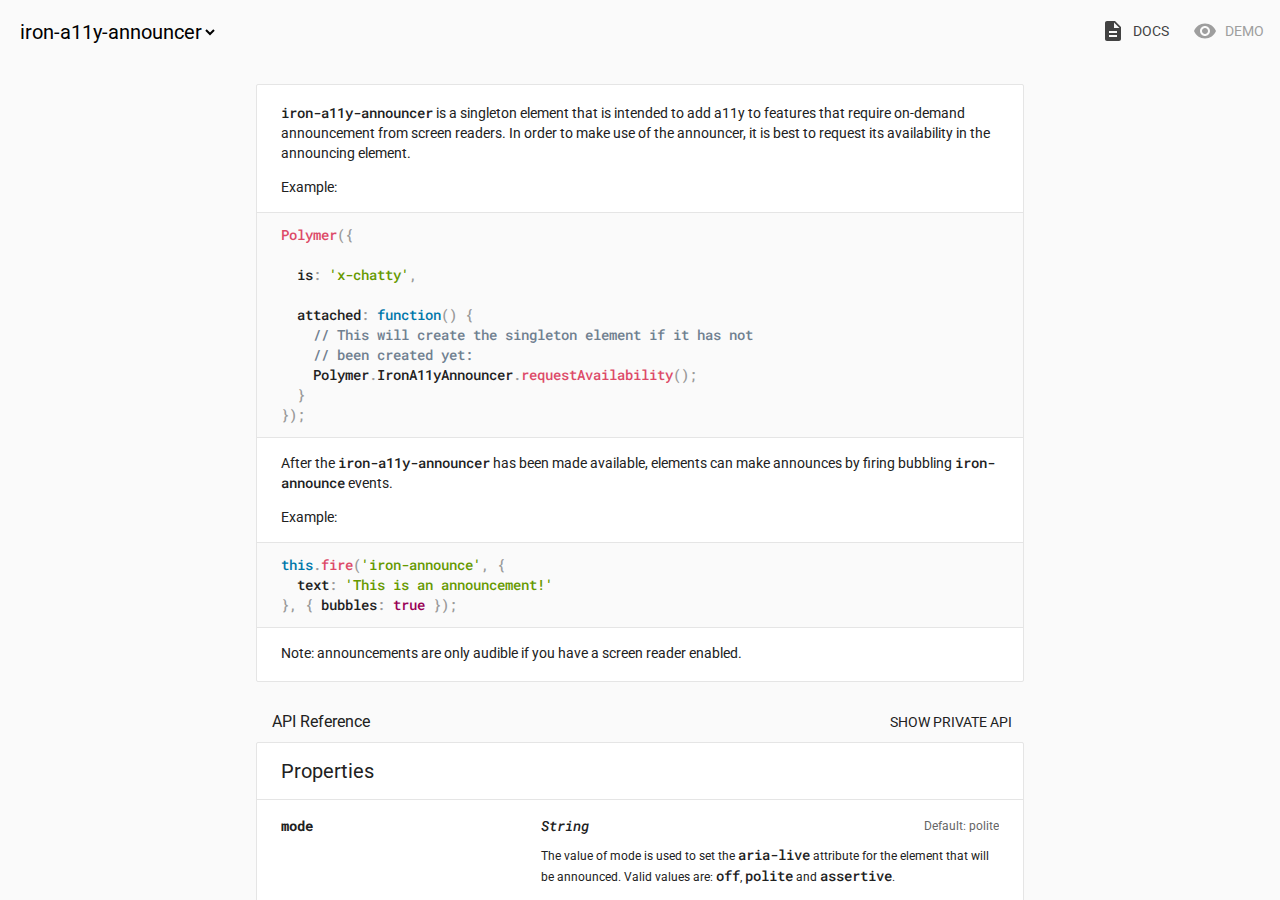
<file: bower_components/iron-a11y-announcer/index.html>
<!doctype html>
<!--
@license
Copyright (c) 2015 The Polymer Project Authors. All rights reserved.
This code may only be used under the BSD style license found at http://polymer.github.io/LICENSE.txt
The complete set of authors may be found at http://polymer.github.io/AUTHORS.txt
The complete set of contributors may be found at http://polymer.github.io/CONTRIBUTORS.txt
Code distributed by Google as part of the polymer project is also
subject to an additional IP rights grant found at http://polymer.github.io/PATENTS.txt
-->

<html>
<head>

  <title>iron-a11y-announcer</title>
  <meta charset="utf-8">
  <meta name="viewport" content="width=device-width, initial-scale=1.0">

  <script src="../webcomponentsjs/webcomponents-lite.js"></script>
  <link rel="import" href="../iron-component-page/iron-component-page.html">

</head>
<body>

  <iron-component-page></iron-component-page>

</body>
</html>
</file>
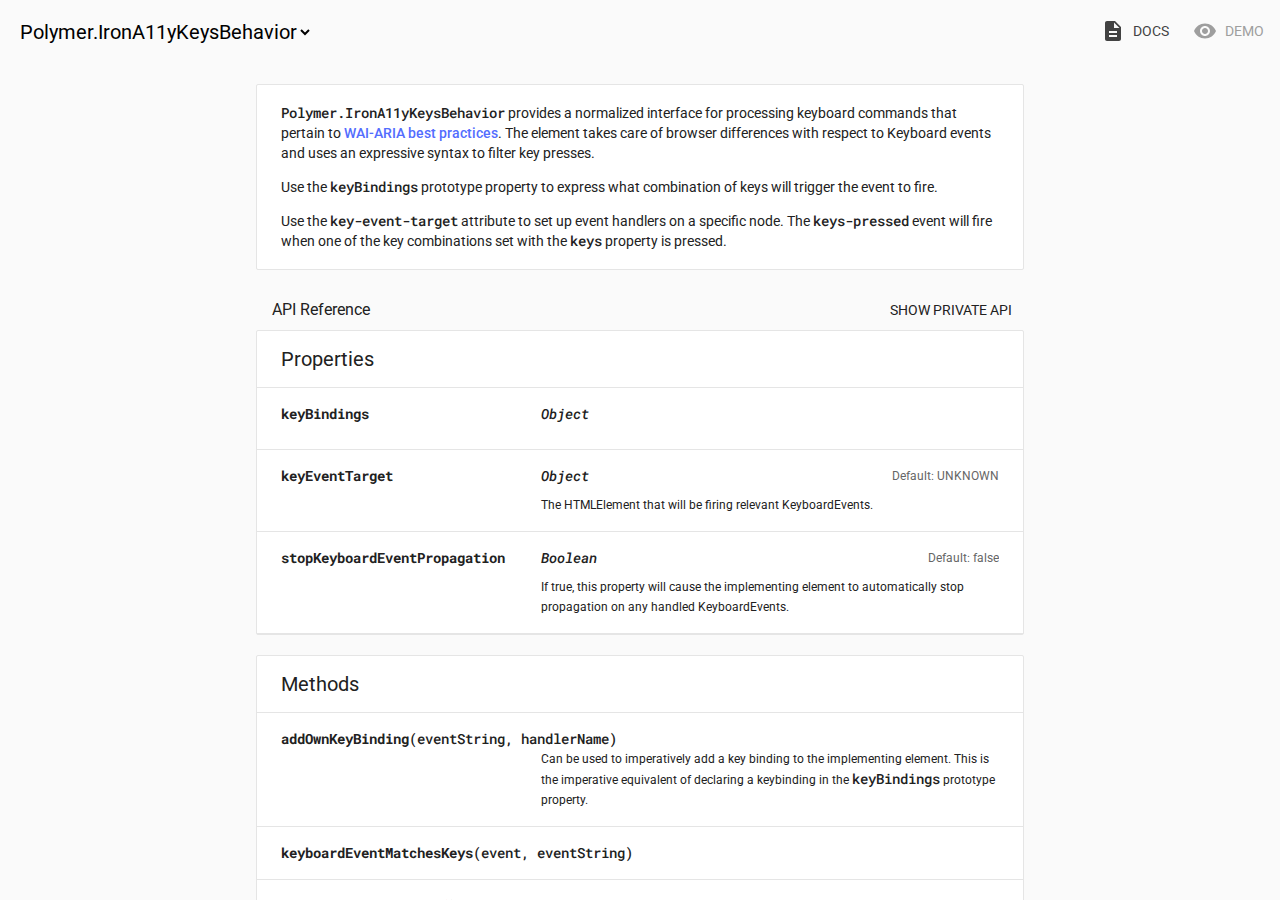
<file: bower_components/iron-a11y-keys-behavior/index.html>
<!doctype html>
<!--
@license
Copyright (c) 2015 The Polymer Project Authors. All rights reserved.
This code may only be used under the BSD style license found at http://polymer.github.io/LICENSE
The complete set of authors may be found at http://polymer.github.io/AUTHORS
The complete set of contributors may be found at http://polymer.github.io/CONTRIBUTORS
Code distributed by Google as part of the polymer project is also
subject to an additional IP rights grant found at http://polymer.github.io/PATENTS
-->
<html>
<head>

  <title>iron-a11y-keys-behavior</title>
  <script src="../webcomponentsjs/webcomponents-lite.js"></script>
  <link rel="import" href="../iron-component-page/iron-component-page.html">

</head>
<body>

  <iron-component-page></iron-component-page>

</body>
</html>
</file>
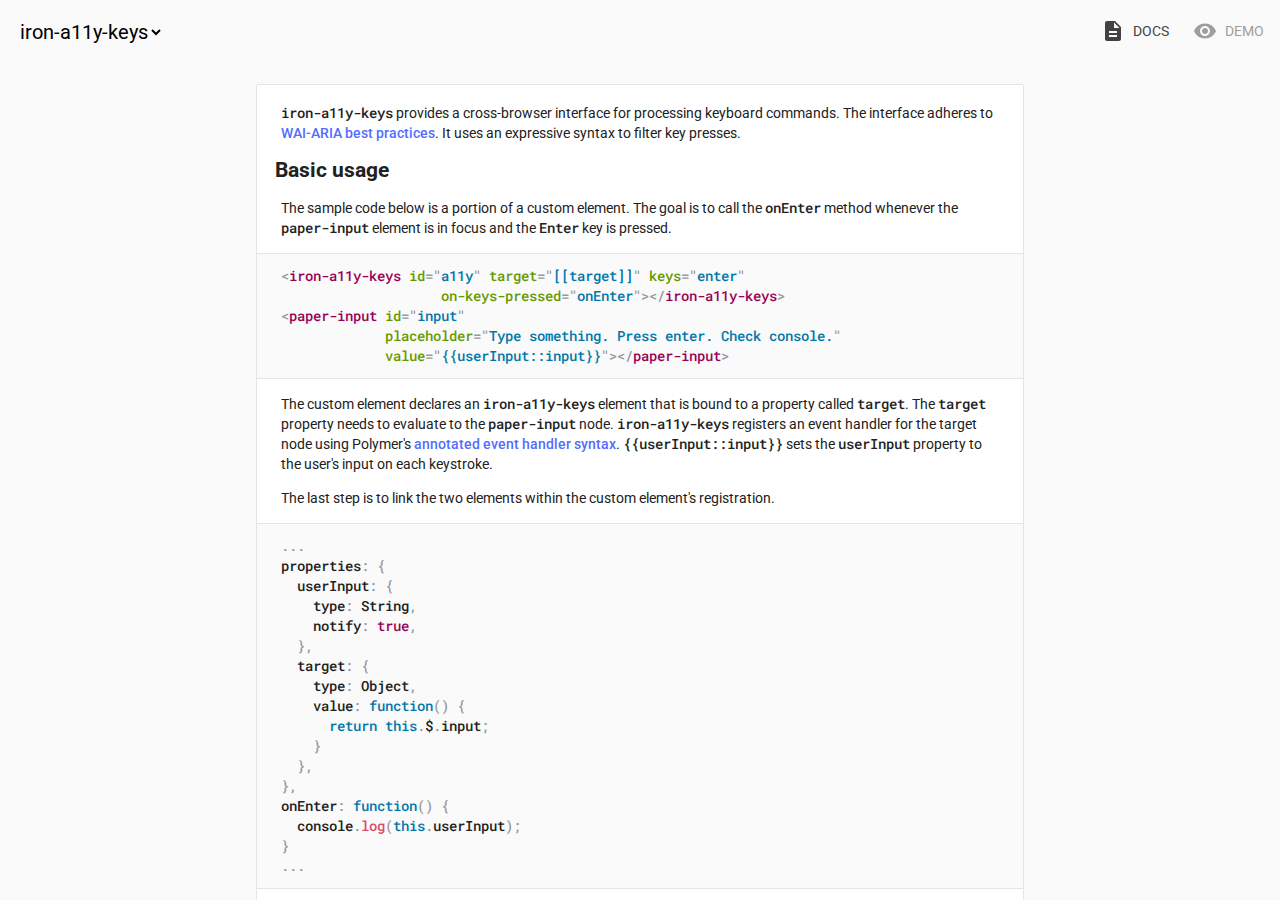
<file: bower_components/iron-a11y-keys/index.html>
<!doctype html>
<!--
@license
Copyright (c) 2015 The Polymer Project Authors. All rights reserved.
This code may only be used under the BSD style license found at http://polymer.github.io/LICENSE
The complete set of authors may be found at http://polymer.github.io/AUTHORS
The complete set of contributors may be found at http://polymer.github.io/CONTRIBUTORS
Code distributed by Google as part of the polymer project is also
subject to an additional IP rights grant found at http://polymer.github.io/PATENTS
-->
<html>
<head>

  <title>iron-a11y-keys</title>
  <script src="../webcomponentsjs/webcomponents-lite.js"></script>
  <link rel="import" href="../iron-component-page/iron-component-page.html">

</head>
<body>

  <iron-component-page></iron-component-page>

</body>
</html>
</file>
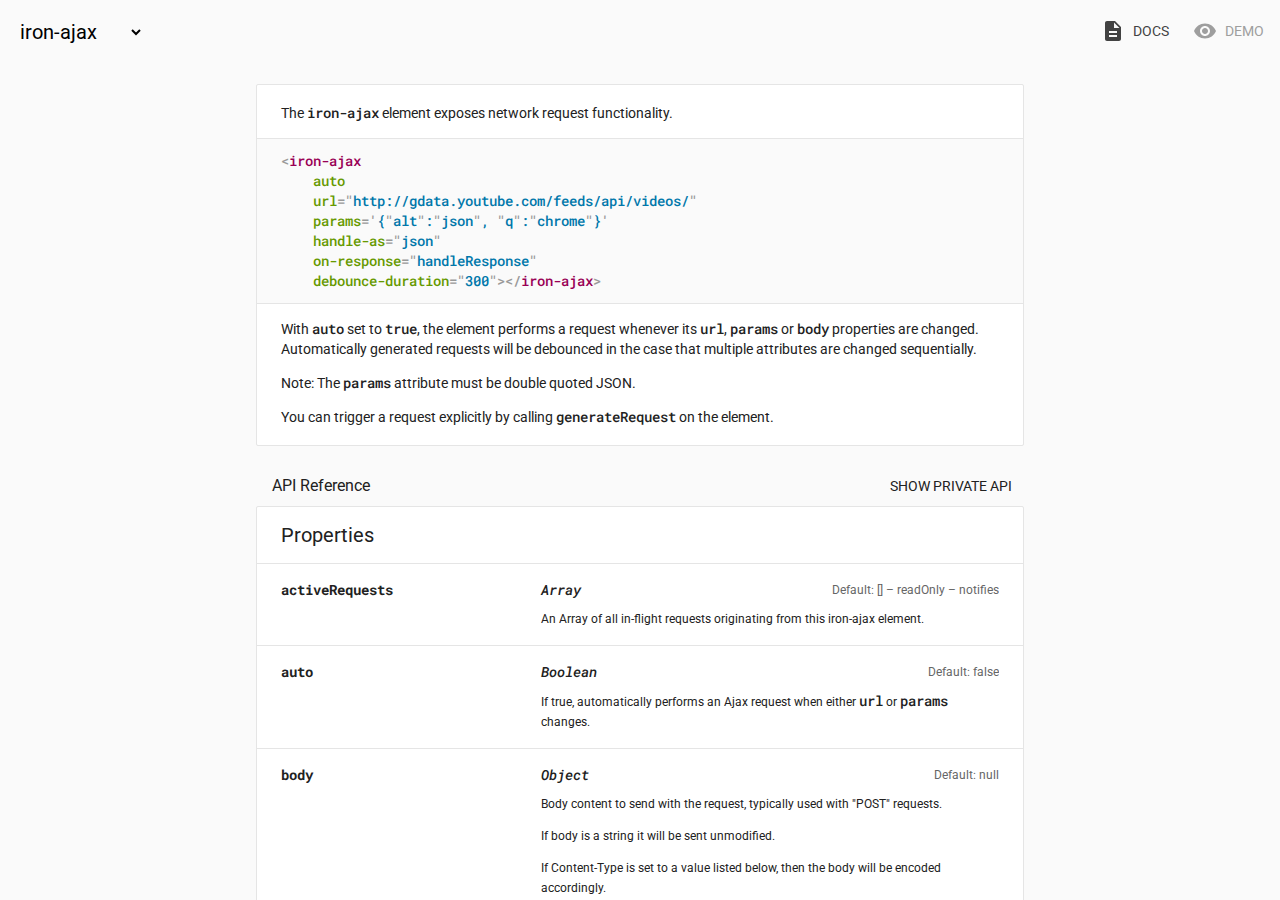
<file: bower_components/iron-ajax/index.html>
<!doctype html>
<!--
Copyright (c) 2015 The Polymer Project Authors. All rights reserved.
This code may only be used under the BSD style license found at http://polymer.github.io/LICENSE
The complete set of authors may be found at http://polymer.github.io/AUTHORS
The complete set of contributors may be found at http://polymer.github.io/CONTRIBUTORS
Code distributed by Google as part of the polymer project is also
subject to an additional IP rights grant found at http://polymer.github.io/PATENTS
-->
<html>
<head>

  <title>iron-ajax</title>
  <meta charset="utf-8">
  <meta name="viewport" content="width=device-width, initial-scale=1.0">

  <script src="../webcomponentsjs/webcomponents-lite.js"></script>
  <link rel="import" href="../iron-component-page/iron-component-page.html">

</head>
<body>

  <iron-component-page></iron-component-page>

</body>
</html>
</file>
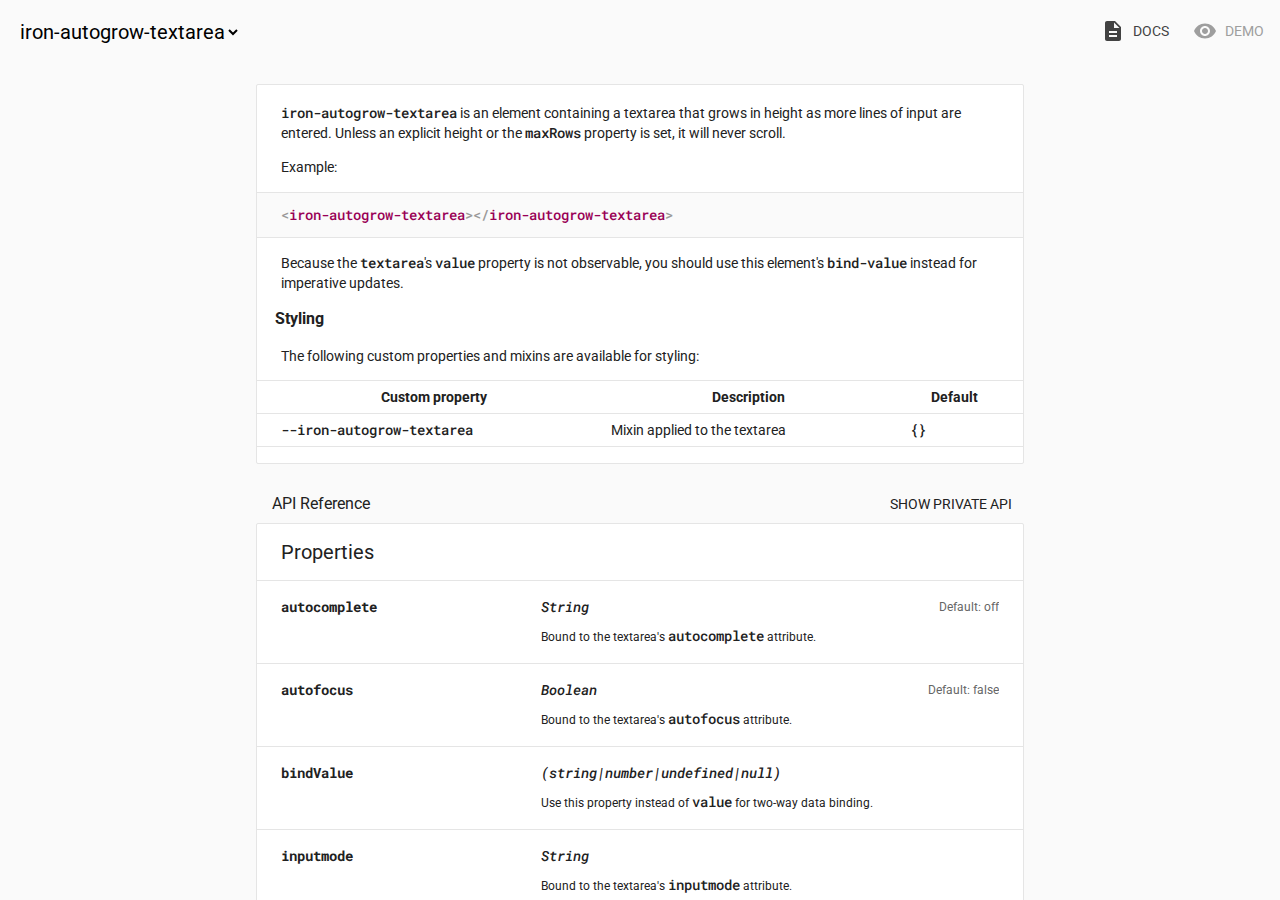
<file: bower_components/iron-autogrow-textarea/index.html>
<!doctype html>
<!--
@license
Copyright (c) 2015 The Polymer Project Authors. All rights reserved.
This code may only be used under the BSD style license found at http://polymer.github.io/LICENSE.txt
The complete set of authors may be found at http://polymer.github.io/AUTHORS.txt
The complete set of contributors may be found at http://polymer.github.io/CONTRIBUTORS.txt
Code distributed by Google as part of the polymer project is also
subject to an additional IP rights grant found at http://polymer.github.io/PATENTS.txt
-->
<html>
  <head>

    <meta charset="utf-8">
    <meta name="viewport" content="width=device-width, minimum-scale=1.0, initial-scale=1.0, user-scalable=yes">

    <title>iron-autogrow-textarea</title>

    <script src="../webcomponentsjs/webcomponents-lite.js"></script>

    <link rel="import" href="../polymer/polymer.html">
    <link rel="import" href="../iron-component-page/iron-component-page.html">

  </head>
  <body>

    <iron-component-page></iron-component-page>

  </body>
</html>
</file>
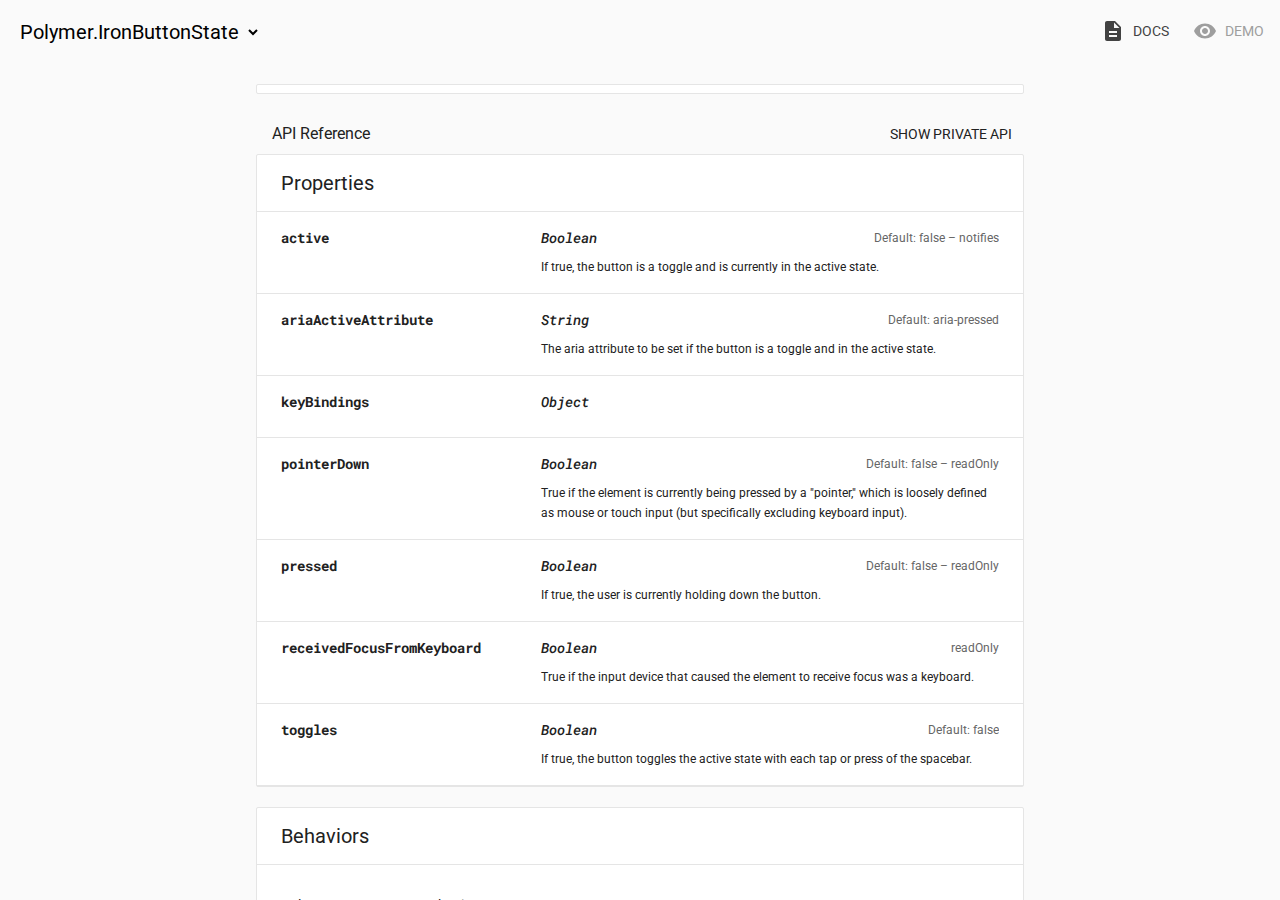
<file: bower_components/iron-behaviors/index.html>
<!doctype html>
<!--
@license
Copyright (c) 2015 The Polymer Project Authors. All rights reserved.
This code may only be used under the BSD style license found at http://polymer.github.io/LICENSE.txt
The complete set of authors may be found at http://polymer.github.io/AUTHORS.txt
The complete set of contributors may be found at http://polymer.github.io/CONTRIBUTORS.txt
Code distributed by Google as part of the polymer project is also
subject to an additional IP rights grant found at http://polymer.github.io/PATENTS.txt
-->
<html>
<head>

  <title>Iron Behaviors</title>
  <meta charset="utf-8">
  <meta name="viewport" content="width=device-width, initial-scale=1.0">

  <script src="../webcomponentsjs/webcomponents-lite.js"></script>
  <link rel="import" href="../iron-component-page/iron-component-page.html">

</head>
<body>

  <iron-component-page src="iron-button-state.html"></iron-component-page>

</body>
</html>
</file>
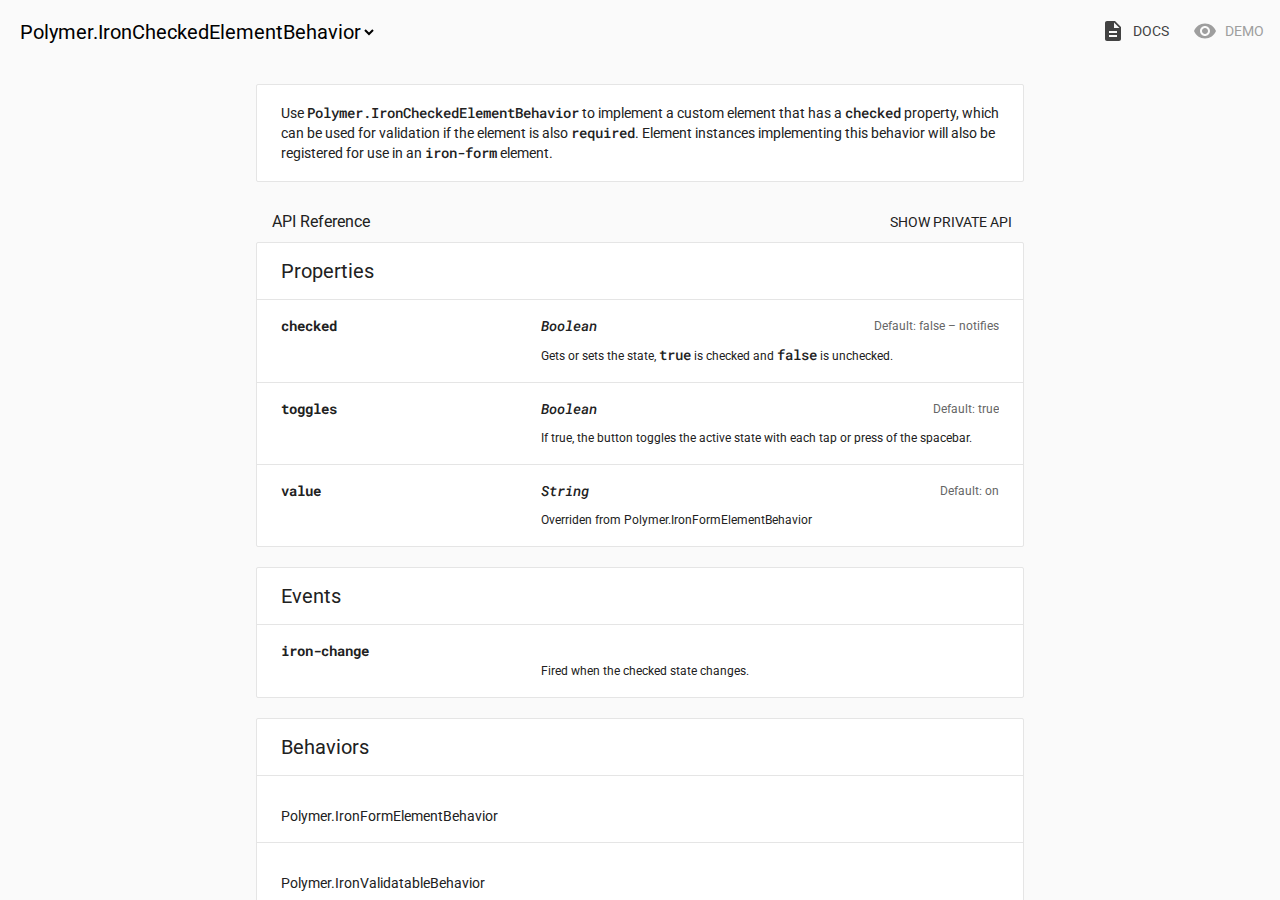
<file: bower_components/iron-checked-element-behavior/index.html>
<!doctype html>
<!--
@license
Copyright (c) 2015 The Polymer Project Authors. All rights reserved.
This code may only be used under the BSD style license found at http://polymer.github.io/LICENSE.txt
The complete set of authors may be found at http://polymer.github.io/AUTHORS.txt
The complete set of contributors may be found at http://polymer.github.io/CONTRIBUTORS.txt
Code distributed by Google as part of the polymer project is also
subject to an additional IP rights grant found at http://polymer.github.io/PATENTS.txt
-->
<html>
<head>

  <meta charset="utf-8">
  <meta name="viewport" content="width=device-width, minimum-scale=1.0, initial-scale=1.0, user-scalable=yes">

  <title>iron-checked-element-behavior</title>

  <script src="../webcomponentsjs/webcomponents-lite.js"></script>

  <link rel="import" href="../polymer/polymer.html">
  <link rel="import" href="../iron-component-page/iron-component-page.html">

</head>
<body>

  <iron-component-page></iron-component-page>

</body>
</html>
</file>
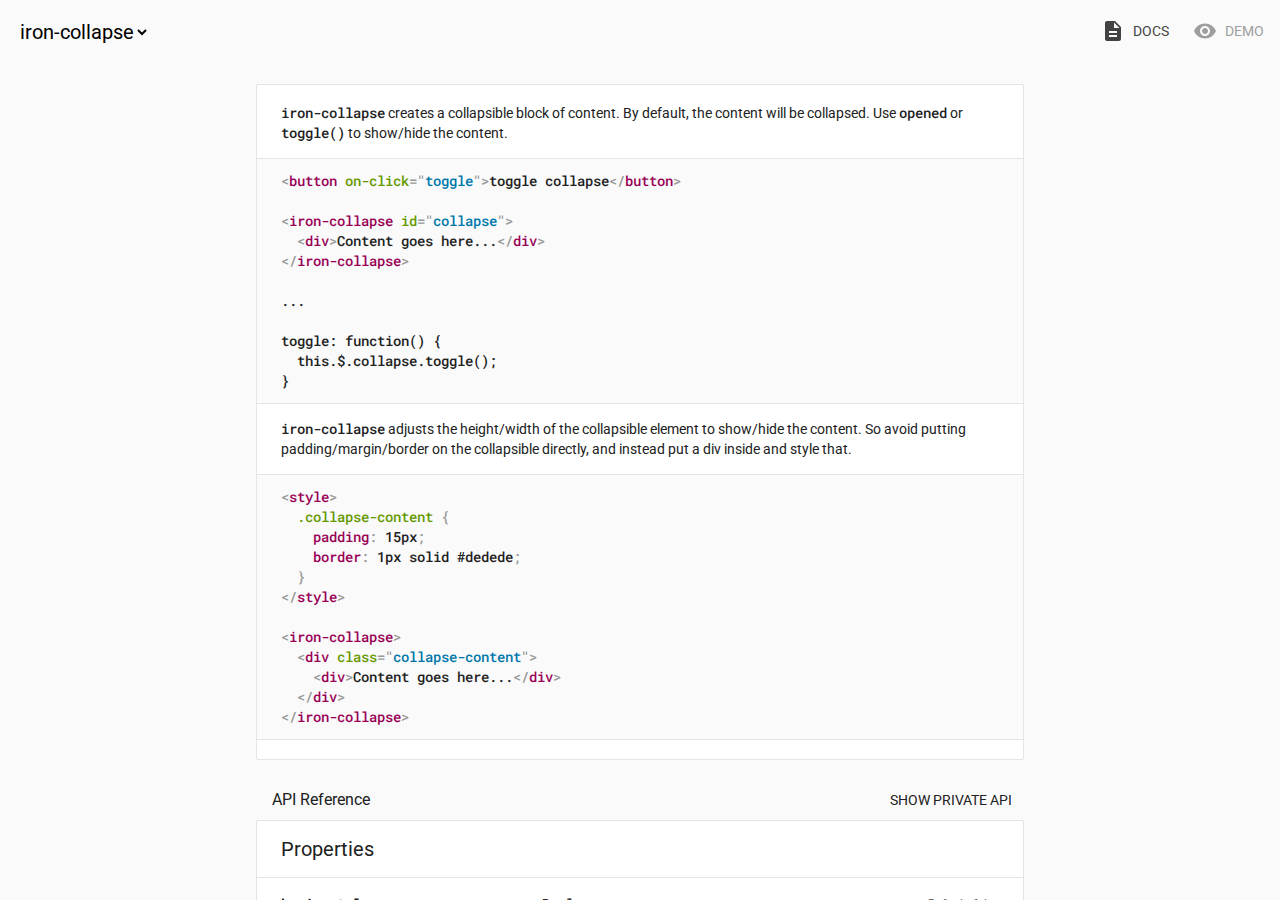
<file: bower_components/iron-collapse/index.html>
<!doctype html>
<!--
@license
Copyright (c) 2015 The Polymer Project Authors. All rights reserved.
This code may only be used under the BSD style license found at http://polymer.github.io/LICENSE.txt
The complete set of authors may be found at http://polymer.github.io/AUTHORS.txt
The complete set of contributors may be found at http://polymer.github.io/CONTRIBUTORS.txt
Code distributed by Google as part of the polymer project is also
subject to an additional IP rights grant found at http://polymer.github.io/PATENTS.txt
-->

<html>
  <head>

    <meta charset="utf-8">
    <meta name="viewport" content="width=device-width, minimum-scale=1.0, initial-scale=1.0, user-scalable=yes">

    <title>iron-collapse</title>

    <script src="../webcomponentsjs/webcomponents-lite.js"></script>

    <link rel="import" href="../polymer/polymer.html">
    <link rel="import" href="../iron-component-page/iron-component-page.html">

  </head>
  <body>

    <iron-component-page></iron-component-page>

  </body>
</html>
</file>
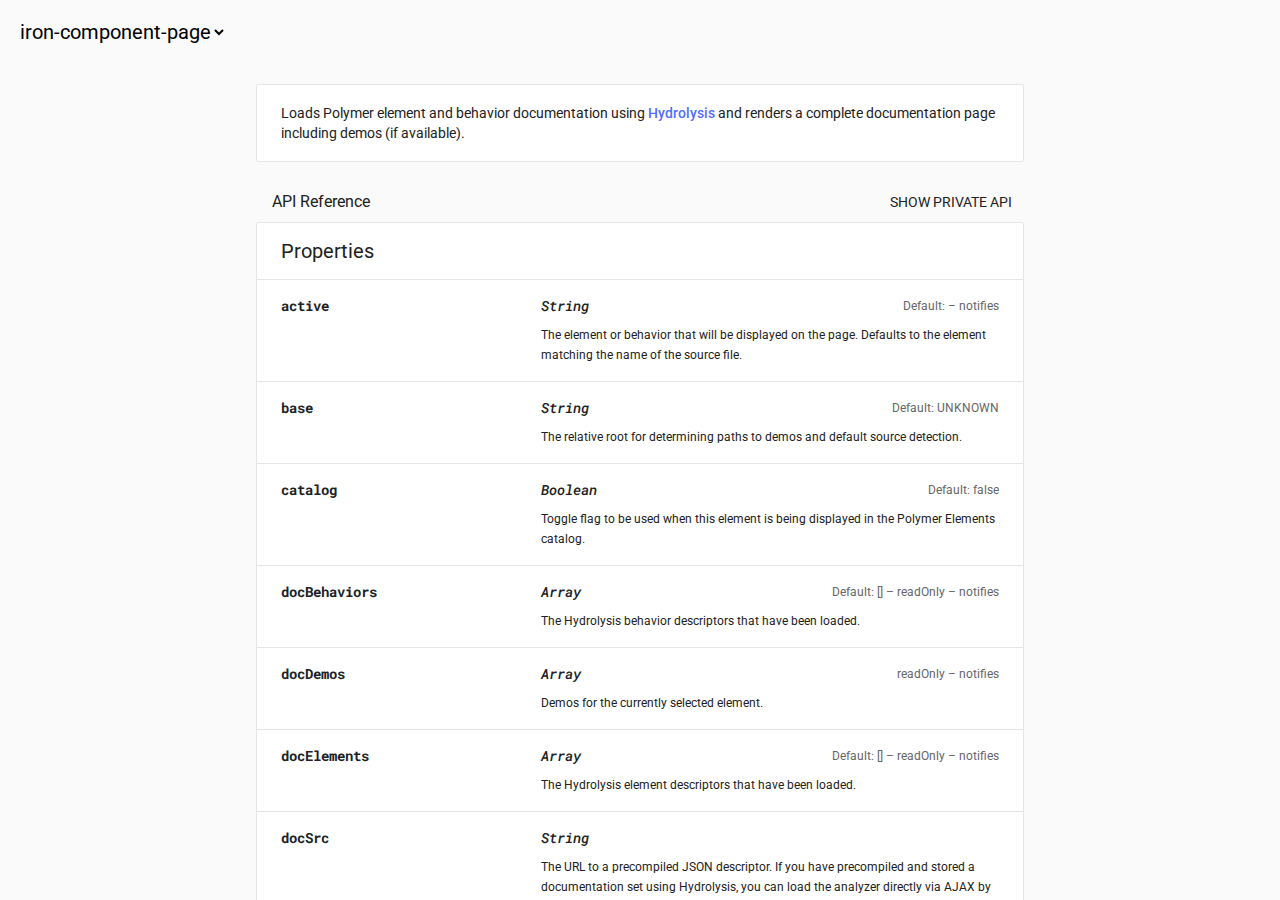
<file: bower_components/iron-component-page/index.html>
<!doctype html>
<!--
@license
Copyright (c) 2015 The Polymer Project Authors. All rights reserved.
This code may only be used under the BSD style license found at http://polymer.github.io/LICENSE
The complete set of authors may be found at http://polymer.github.io/AUTHORS
The complete set of contributors may be found at http://polymer.github.io/CONTRIBUTORS
Code distributed by Google as part of the polymer project is also
subject to an additional IP rights grant found at http://polymer.github.io/PATENTS
-->
<html>
<head>

  <meta charset="utf-8">
  <meta name="viewport" content="width=device-width, initial-scale=1.0">

  <script src="../webcomponentsjs/webcomponents-lite.js"></script>
  <link rel="import" href="../iron-component-page/iron-component-page.html">
</head>
<body>

  <iron-component-page></iron-component-page>

</body>
</html>
</file>
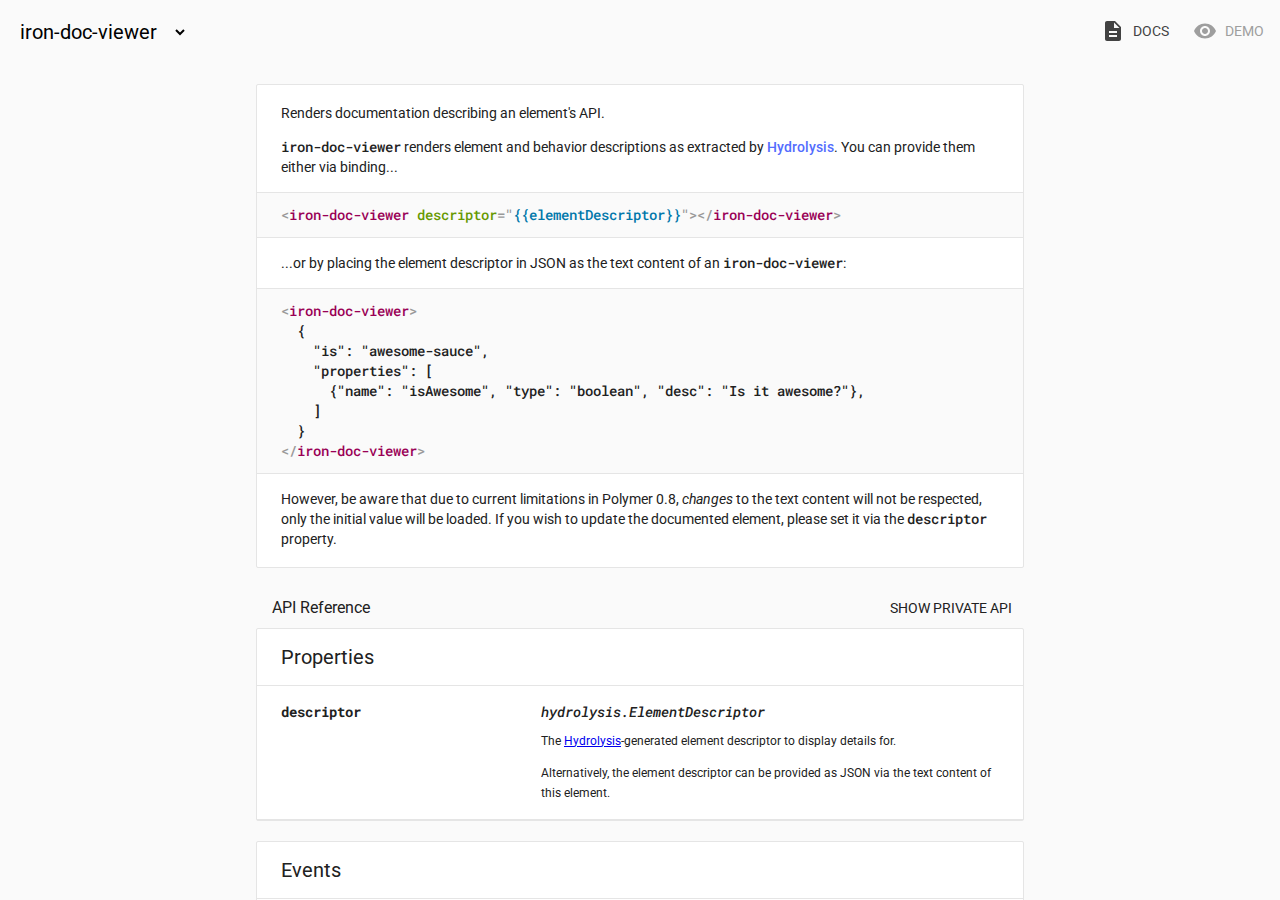
<file: bower_components/iron-doc-viewer/index.html>
<!doctype html>
<!--
Copyright (c) 2014 The Polymer Project Authors. All rights reserved.
This code may only be used under the BSD style license found at http://polymer.github.io/LICENSE
The complete set of authors may be found at http://polymer.github.io/AUTHORS
The complete set of contributors may be found at http://polymer.github.io/CONTRIBUTORS
Code distributed by Google as part of the polymer project is also
subject to an additional IP rights grant found at http://polymer.github.io/PATENTS
-->
<html>
<head>

  <meta charset="utf-8">
  <meta name="viewport" content="width=device-width, initial-scale=1.0">

  <script src="../webcomponentsjs/webcomponents-lite.js"></script>
  <link rel="import" href="../iron-component-page/iron-component-page.html">

</head>
<body>

  <iron-component-page></iron-component-page>

</body>
</html>
</file>
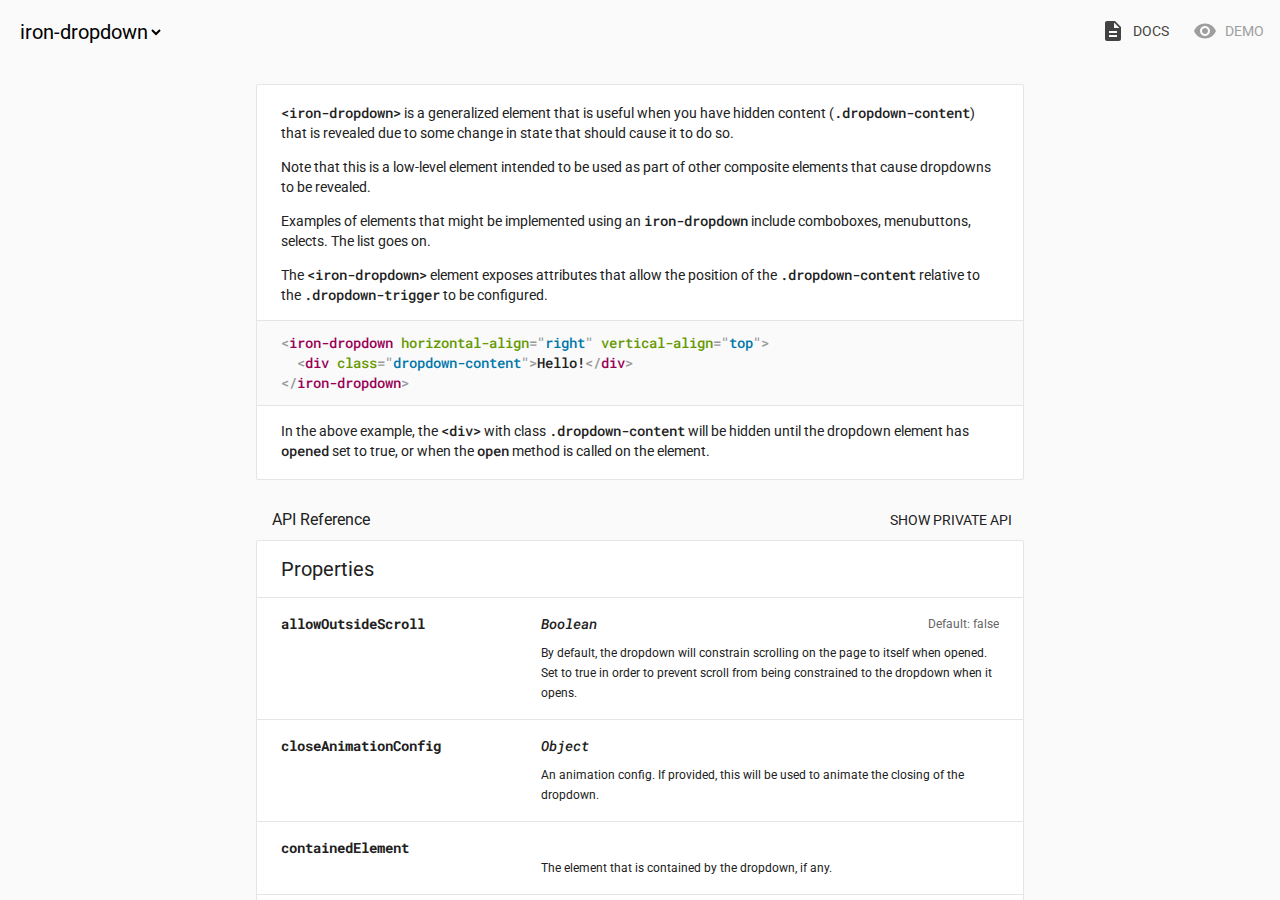
<file: bower_components/iron-dropdown/index.html>
<!doctype html>
<!--
@license
Copyright (c) 2015 The Polymer Project Authors. All rights reserved.
This code may only be used under the BSD style license found at http://polymer.github.io/LICENSE
The complete set of authors may be found at http://polymer.github.io/AUTHORS
The complete set of contributors may be found at http://polymer.github.io/CONTRIBUTORS
Code distributed by Google as part of the polymer project is also
subject to an additional IP rights grant found at http://polymer.github.io/PATENTS
-->
<html>
<head>

  <title>iron-dropdown</title>
  <script src="../webcomponentsjs/webcomponents-lite.js"></script>
  <link rel="import" href="../iron-component-page/iron-component-page.html">

</head>
<body>

  <iron-component-page></iron-component-page>

</body>
</html>
</file>
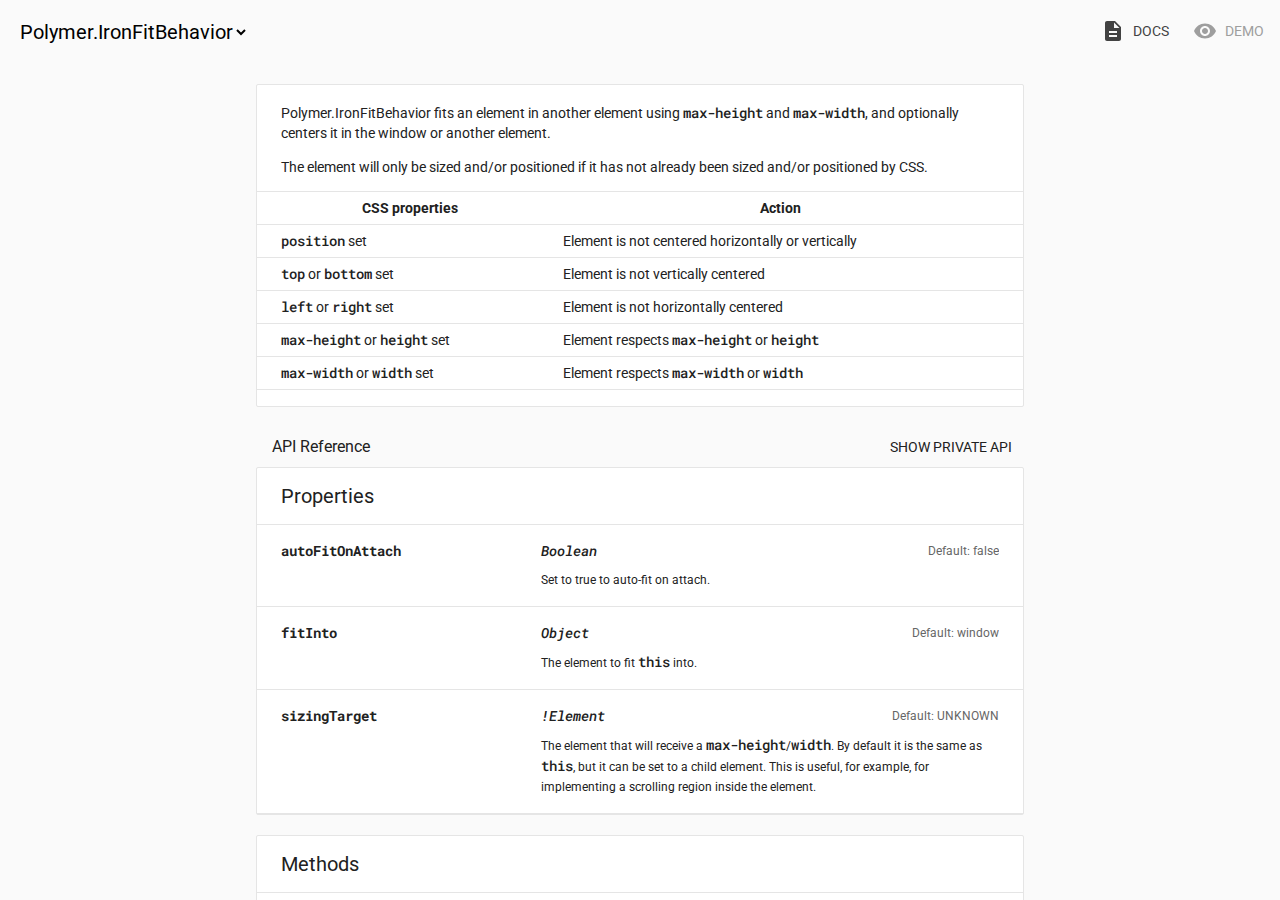
<file: bower_components/iron-fit-behavior/index.html>
<!doctype html>
<!--
@license
Copyright (c) 2015 The Polymer Project Authors. All rights reserved.
This code may only be used under the BSD style license found at http://polymer.github.io/LICENSE.txt
The complete set of authors may be found at http://polymer.github.io/AUTHORS.txt
The complete set of contributors may be found at http://polymer.github.io/CONTRIBUTORS.txt
Code distributed by Google as part of the polymer project is also
subject to an additional IP rights grant found at http://polymer.github.io/PATENTS.txt
-->
<html>
<head>

  <meta charset="utf-8">
  <meta name="viewport" content="width=device-width, minimum-scale=1.0, initial-scale=1.0, user-scalable=yes">

  <title>iron-fit-behavior</title>

  <script src="../webcomponentsjs/webcomponents-lite.js"></script>

  <link rel="import" href="../polymer/polymer.html">
  <link rel="import" href="../iron-component-page/iron-component-page.html">

</head>
<body>

  <iron-component-page></iron-component-page>

</body>
</html>
</file>
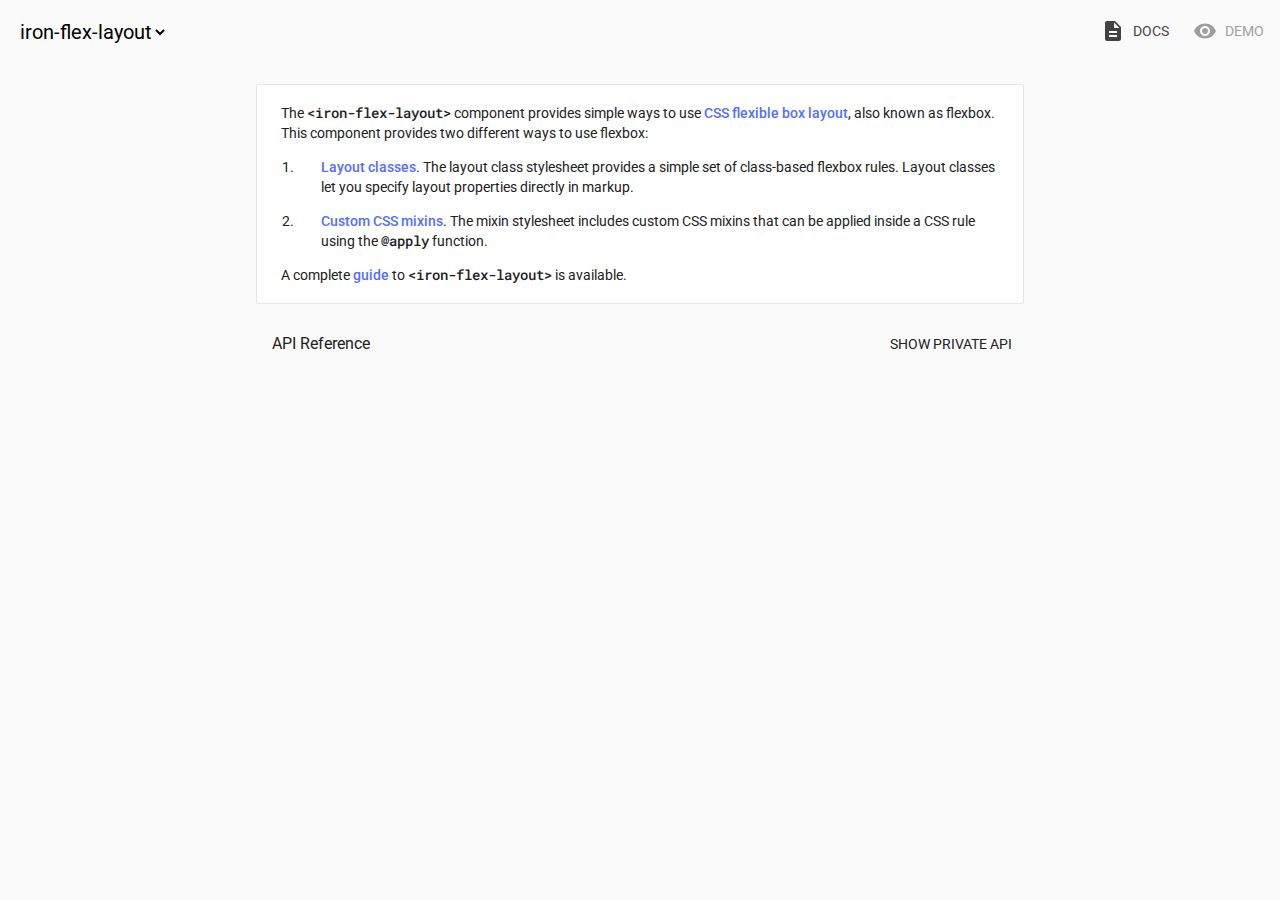
<file: bower_components/iron-flex-layout/index.html>
<!doctype html>
<!--
@license
Copyright (c) 2015 The Polymer Project Authors. All rights reserved.
This code may only be used under the BSD style license found at http://polymer.github.io/LICENSE.txt
The complete set of authors may be found at http://polymer.github.io/AUTHORS.txt
The complete set of contributors may be found at http://polymer.github.io/CONTRIBUTORS.txt
Code distributed by Google as part of the polymer project is also
subject to an additional IP rights grant found at http://polymer.github.io/PATENTS.txt
-->
<html>
<head>

  <title>iron-flex-layout</title>
  <script src="../webcomponentsjs/webcomponents-lite.js"></script>
  <link rel="import" href="../iron-component-page/iron-component-page.html">

</head>
<body>

  <iron-component-page></iron-component-page>

</body>
</html>
</file>
